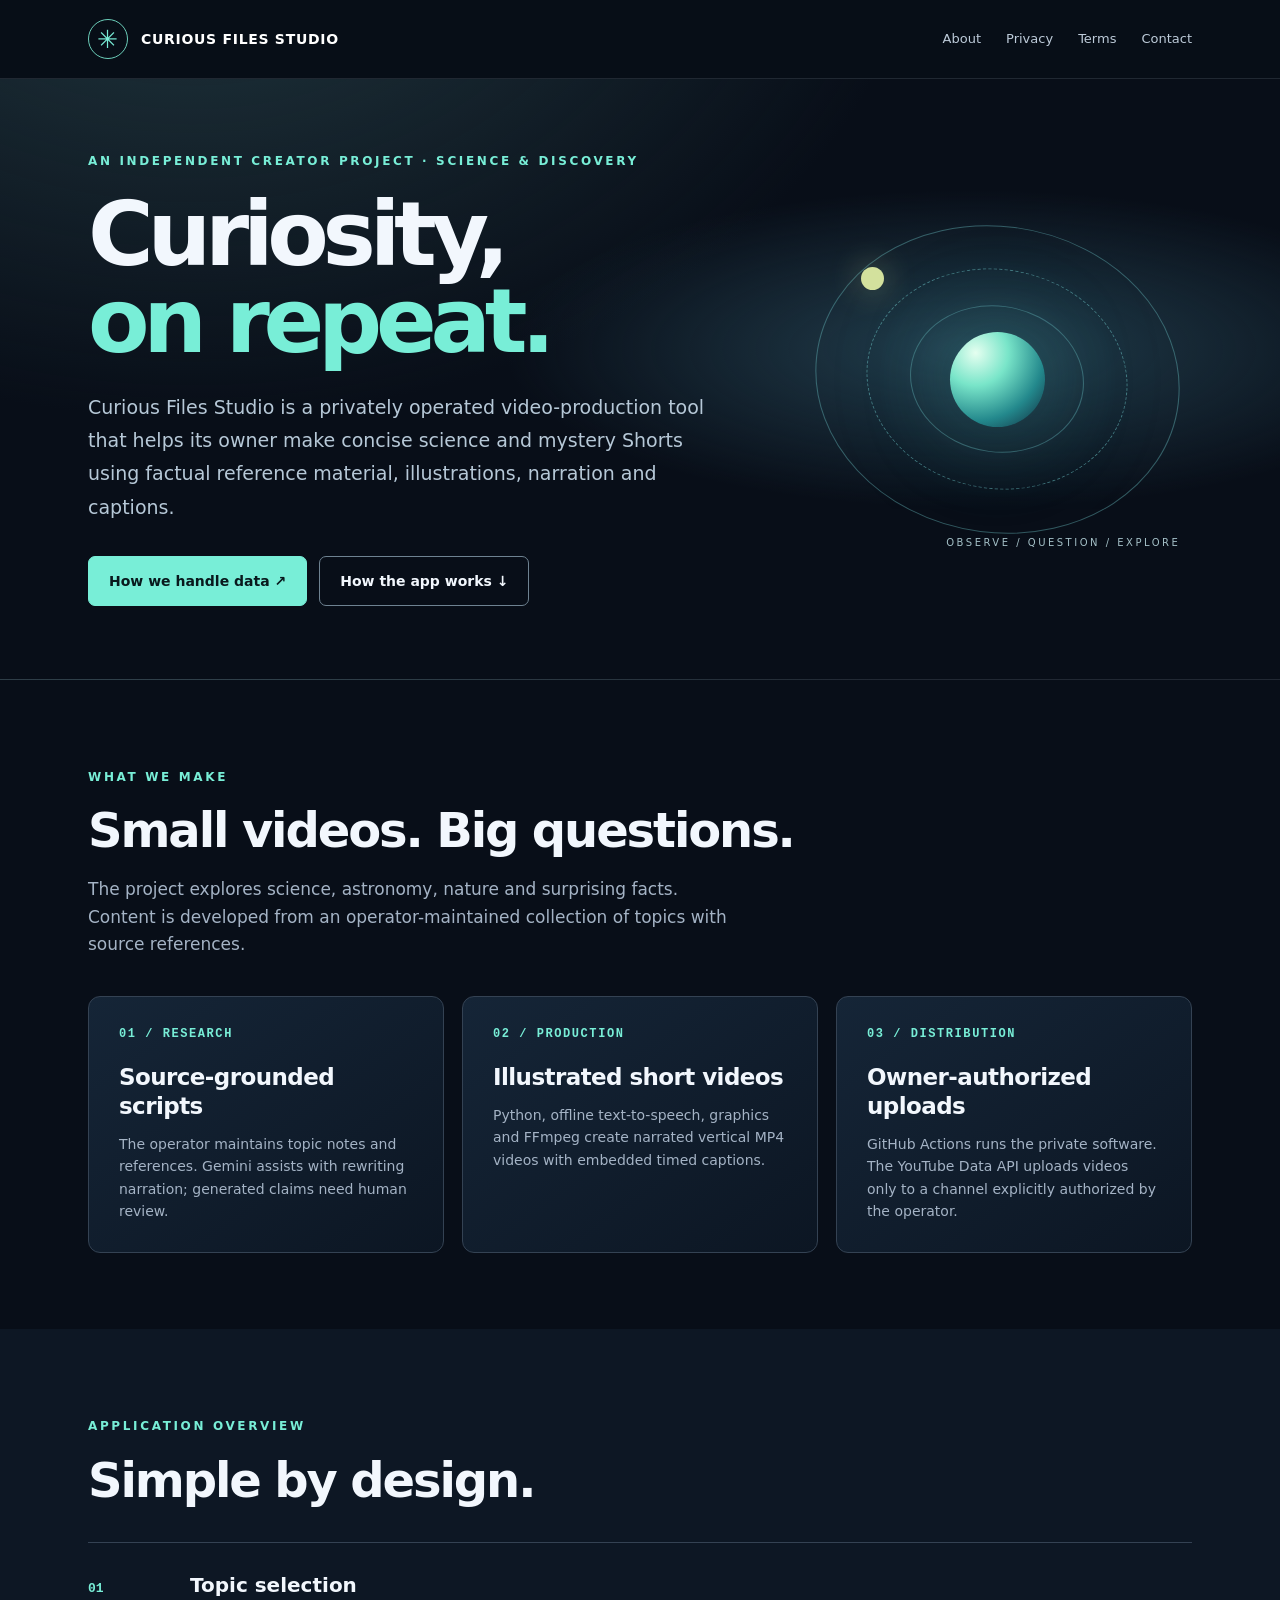
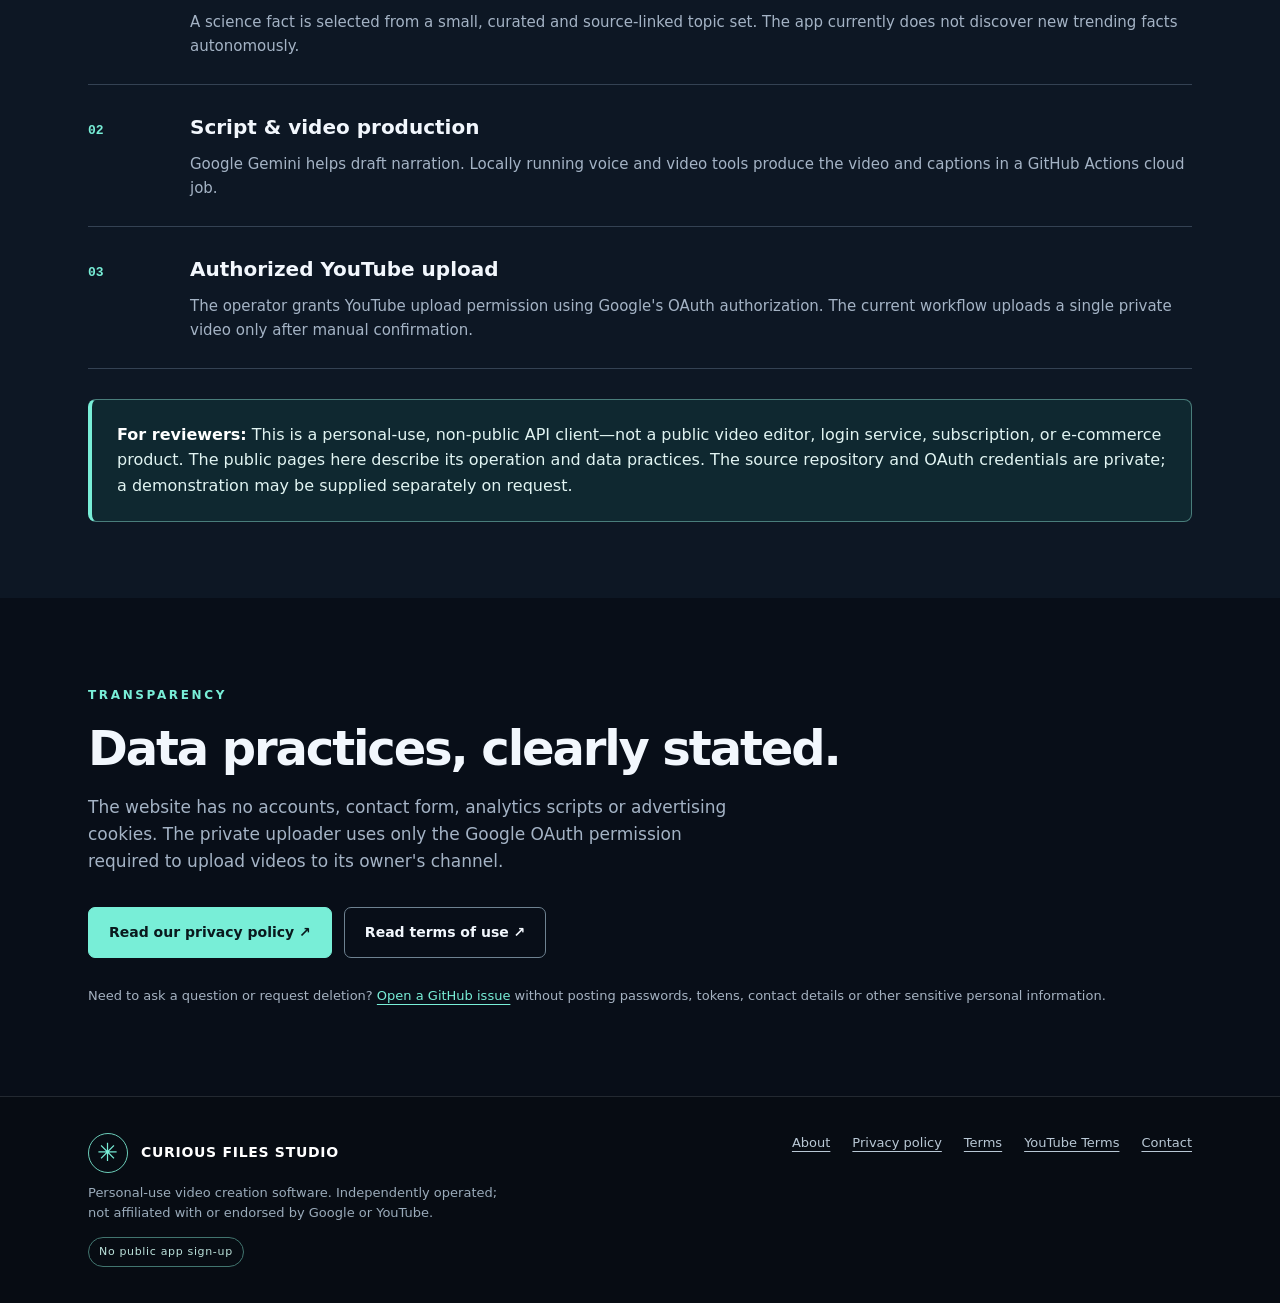
<file: index.html>
<!doctype html>
<html lang="en"><head><meta charset="utf-8"><meta name="viewport" content="width=device-width,initial-scale=1">
<title>About | Curious Files Studio</title>
<meta name="description" content="A private, independently operated science-video automation tool using original illustrations and the YouTube Data API."><meta name="robots" content="index,follow">
<meta name="theme-color" content="#080e18"><link rel="icon" type="image/svg+xml" href="assets/favicon.svg"><link rel="stylesheet" href="assets/site.css">
</head><body>
<header class="nav"><div class="wrap"><a class="brand" href="index.html"><span class="brand-mark" aria-hidden="true">✳</span>CURIOUS FILES STUDIO</a><nav class="nav-links" aria-label="Main navigation"><a href="index.html">About</a><a href="privacy.html">Privacy</a><a href="terms.html">Terms</a><a href="https://github.com/chinosann-sudo/curious-files-studio/issues" rel="noopener noreferrer">Contact</a></nav></div></header>

<main>
<section class="hero"><div class="wrap hero-grid"><div><div class="eyebrow">An independent creator project · Science &amp; discovery</div><h1>Curiosity,<br><em>on repeat.</em></h1><p class="lead">Curious Files Studio is a privately operated video-production tool that helps its owner make concise science and mystery Shorts using factual reference material, illustrations, narration and captions.</p><div class="actions"><a class="button" href="privacy.html">How we handle data ↗</a><a class="button secondary" href="#how-it-works">How the app works ↓</a></div></div><div class="orbit-shell" role="img" aria-label="A glowing planet surrounded by abstract orbital lines"><span class="ring r1"></span><span class="ring r2"></span><span class="ring r3"></span><span class="planet"></span><span class="core"></span><span class="orbit-label">OBSERVE / QUESTION / EXPLORE</span></div></div></section>
<section class="section"><div class="wrap"><p class="eyebrow">What we make</p><h2>Small videos. Big questions.</h2><p class="section-intro">The project explores science, astronomy, nature and surprising facts. Content is developed from an operator-maintained collection of topics with source references.</p><div class="cards"><div class="card"><div class="num">01 / RESEARCH</div><h3>Source-grounded scripts</h3><p>The operator maintains topic notes and references. Gemini assists with rewriting narration; generated claims need human review.</p></div><div class="card"><div class="num">02 / PRODUCTION</div><h3>Illustrated short videos</h3><p>Python, offline text-to-speech, graphics and FFmpeg create narrated vertical MP4 videos with embedded timed captions.</p></div><div class="card"><div class="num">03 / DISTRIBUTION</div><h3>Owner-authorized uploads</h3><p>GitHub Actions runs the private software. The YouTube Data API uploads videos only to a channel explicitly authorized by the operator.</p></div></div></div></section>
<section class="section alt" id="how-it-works"><div class="wrap"><p class="eyebrow">Application overview</p><h2>Simple by design.</h2><div class="steps"><div class="step"><b>01</b><div><h3>Topic selection</h3><p>A science fact is selected from a small, curated and source-linked topic set. The app currently does not discover new trending facts autonomously.</p></div></div><div class="step"><b>02</b><div><h3>Script &amp; video production</h3><p>Google Gemini helps draft narration. Locally running voice and video tools produce the video and captions in a GitHub Actions cloud job.</p></div></div><div class="step"><b>03</b><div><h3>Authorized YouTube upload</h3><p>The operator grants YouTube upload permission using Google's OAuth authorization. The current workflow uploads a single private video only after manual confirmation.</p></div></div></div><div class="notice"><strong>For reviewers:</strong> This is a personal-use, non-public API client—not a public video editor, login service, subscription, or e-commerce product. The public pages here describe its operation and data practices. The source repository and OAuth credentials are private; a demonstration may be supplied separately on request.</div></div></section>
<section class="section"><div class="wrap"><p class="eyebrow">Transparency</p><h2>Data practices, clearly stated.</h2><p class="section-intro">The website has no accounts, contact form, analytics scripts or advertising cookies. The private uploader uses only the Google OAuth permission required to upload videos to its owner's channel.</p><div class="actions"><a class="button" href="privacy.html">Read our privacy policy ↗</a><a class="button secondary" href="terms.html">Read terms of use ↗</a></div><p class="smallprint" style="margin-top:28px">Need to ask a question or request deletion? <a href="https://github.com/chinosann-sudo/curious-files-studio/issues">Open a GitHub issue</a> without posting passwords, tokens, contact details or other sensitive personal information.</p></div></section>
</main>
<footer class="footer"><div class="wrap"><div><a class="brand" href="index.html"><span class="brand-mark" aria-hidden="true">✳</span>CURIOUS FILES STUDIO</a><p>Personal-use video creation software. Independently operated; not affiliated with or endorsed by Google or YouTube.</p><span class="pill">No public app sign-up</span></div><nav class="footer-links" aria-label="Footer navigation"><a href="index.html">About</a><a href="privacy.html">Privacy policy</a><a href="terms.html">Terms</a><a href="https://www.youtube.com/t/terms">YouTube Terms</a><a href="https://github.com/chinosann-sudo/curious-files-studio/issues">Contact</a></nav></div></footer></body></html>
</file>
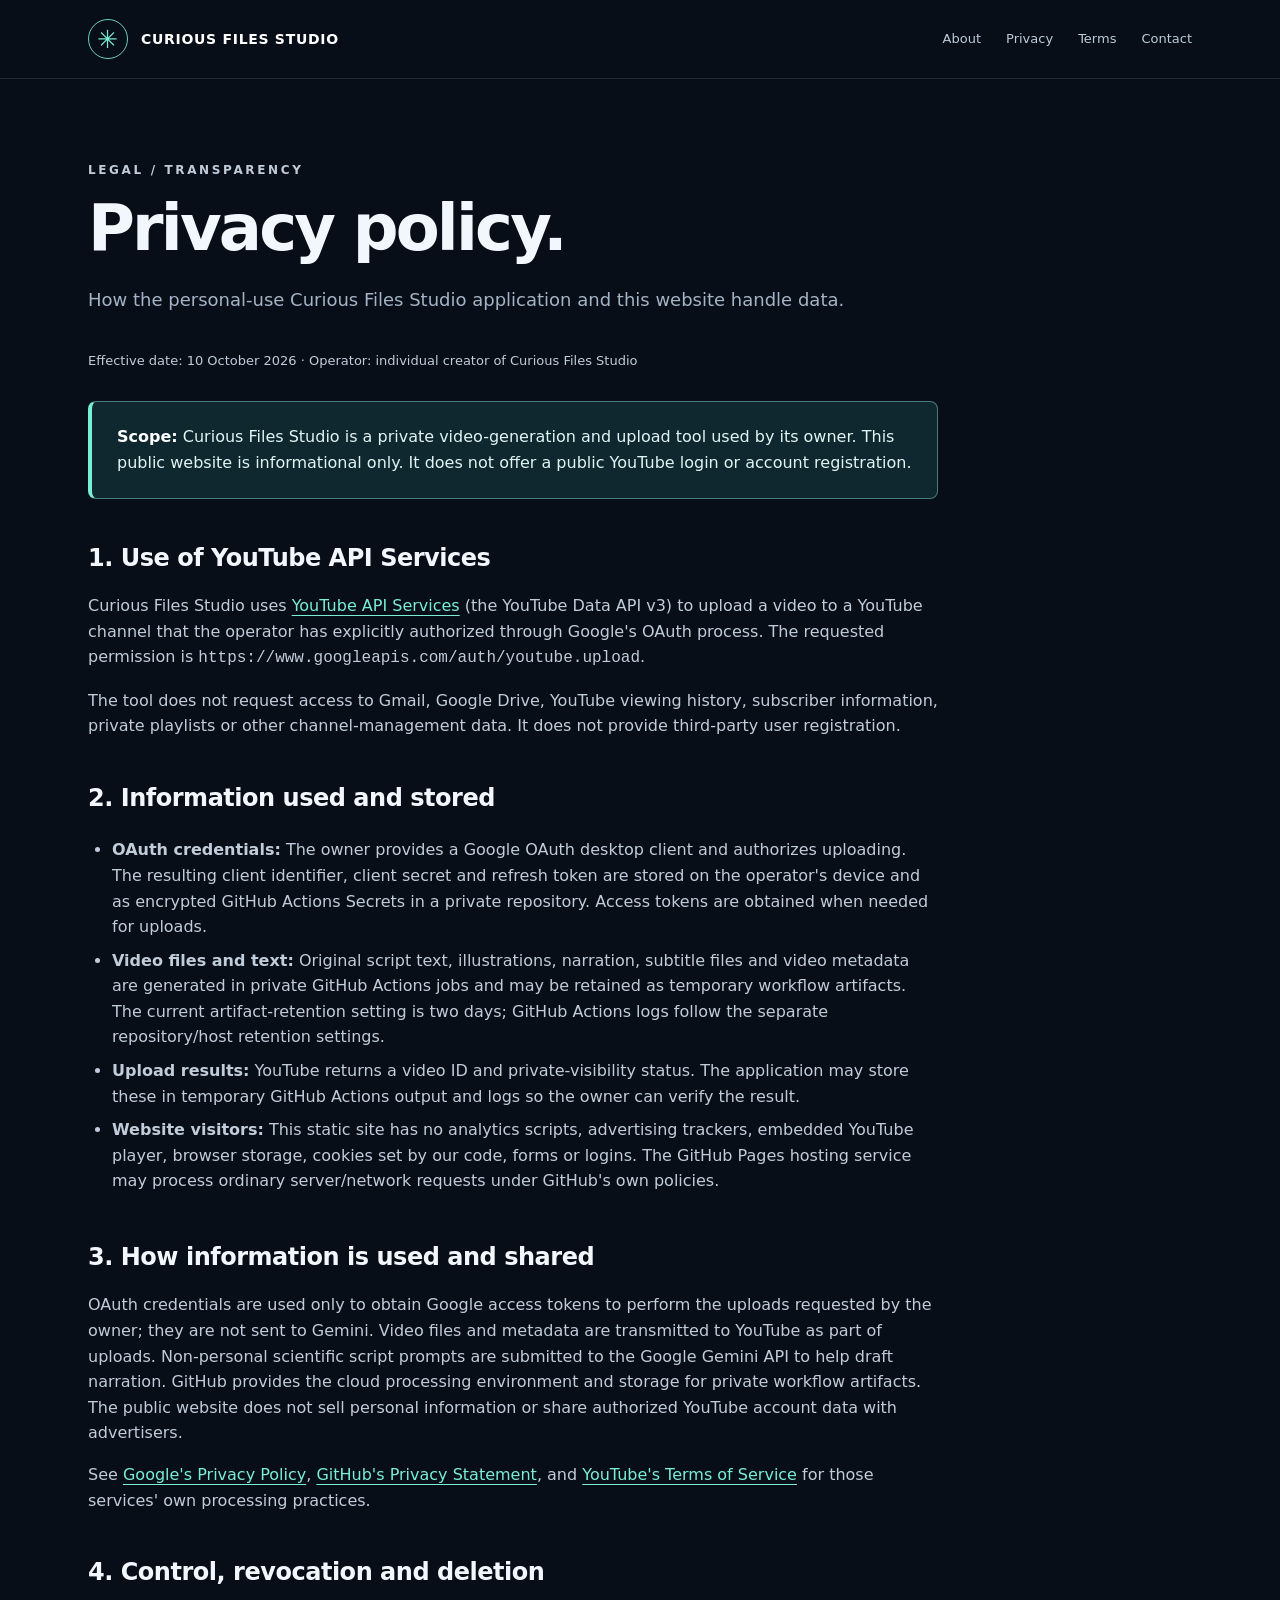
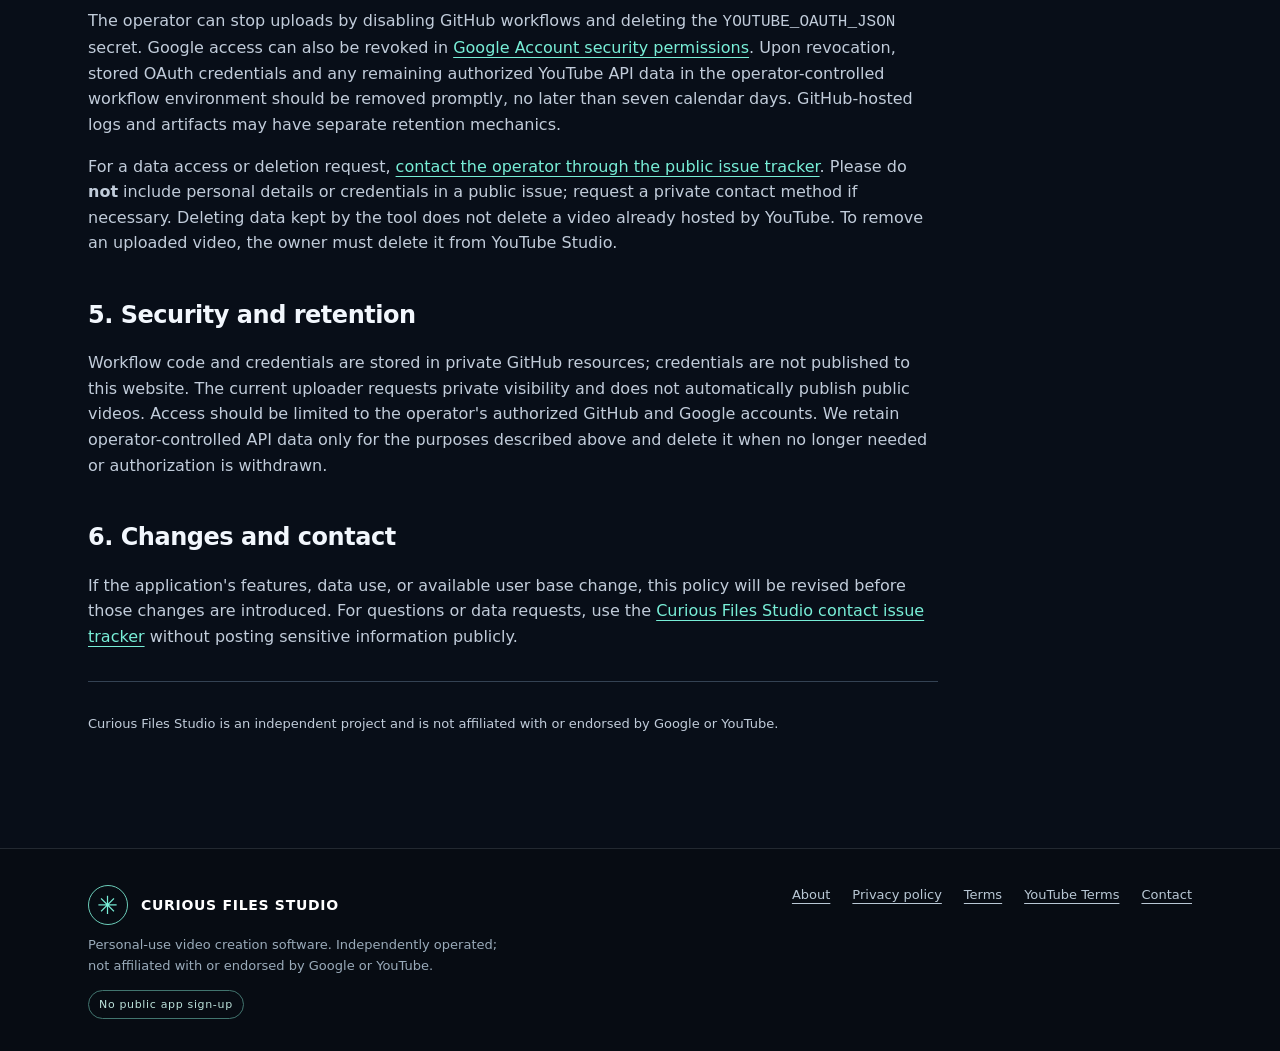
<file: privacy.html>
<!doctype html>
<html lang="en"><head><meta charset="utf-8"><meta name="viewport" content="width=device-width,initial-scale=1">
<title>Privacy Policy | Curious Files Studio</title>
<meta name="description" content="How Curious Files Studio uses YouTube API authorization, stores credentials and handles generated video metadata."><meta name="robots" content="index,follow">
<meta name="theme-color" content="#080e18"><link rel="icon" type="image/svg+xml" href="assets/favicon.svg"><link rel="stylesheet" href="assets/site.css">
</head><body>
<header class="nav"><div class="wrap"><a class="brand" href="index.html"><span class="brand-mark" aria-hidden="true">✳</span>CURIOUS FILES STUDIO</a><nav class="nav-links" aria-label="Main navigation"><a href="index.html">About</a><a href="privacy.html">Privacy</a><a href="terms.html">Terms</a><a href="https://github.com/chinosann-sudo/curious-files-studio/issues" rel="noopener noreferrer">Contact</a></nav></div></header>

<main class="page"><div class="wrap"><article><p class="eyebrow">Legal / Transparency</p><h1>Privacy policy.</h1><p class="subtitle">How the personal-use Curious Files Studio application and this website handle data.</p><p class="meta">Effective date: 10 October 2026 · Operator: individual creator of Curious Files Studio</p><div class="notice"><strong>Scope:</strong> Curious Files Studio is a private video-generation and upload tool used by its owner. This public website is informational only. It does not offer a public YouTube login or account registration.</div>
<h2>1. Use of YouTube API Services</h2><p>Curious Files Studio uses <a href="https://developers.google.com/youtube/v3">YouTube API Services</a> (the YouTube Data API v3) to upload a video to a YouTube channel that the operator has explicitly authorized through Google's OAuth process. The requested permission is <code>https://www.googleapis.com/auth/youtube.upload</code>.</p><p>The tool does not request access to Gmail, Google Drive, YouTube viewing history, subscriber information, private playlists or other channel-management data. It does not provide third-party user registration.</p>
<h2>2. Information used and stored</h2><ul><li><strong>OAuth credentials:</strong> The owner provides a Google OAuth desktop client and authorizes uploading. The resulting client identifier, client secret and refresh token are stored on the operator's device and as encrypted GitHub Actions Secrets in a private repository. Access tokens are obtained when needed for uploads.</li><li><strong>Video files and text:</strong> Original script text, illustrations, narration, subtitle files and video metadata are generated in private GitHub Actions jobs and may be retained as temporary workflow artifacts. The current artifact-retention setting is two days; GitHub Actions logs follow the separate repository/host retention settings.</li><li><strong>Upload results:</strong> YouTube returns a video ID and private-visibility status. The application may store these in temporary GitHub Actions output and logs so the owner can verify the result.</li><li><strong>Website visitors:</strong> This static site has no analytics scripts, advertising trackers, embedded YouTube player, browser storage, cookies set by our code, forms or logins. The GitHub Pages hosting service may process ordinary server/network requests under GitHub's own policies.</li></ul>
<h2>3. How information is used and shared</h2><p>OAuth credentials are used only to obtain Google access tokens to perform the uploads requested by the owner; they are not sent to Gemini. Video files and metadata are transmitted to YouTube as part of uploads. Non-personal scientific script prompts are submitted to the Google Gemini API to help draft narration. GitHub provides the cloud processing environment and storage for private workflow artifacts. The public website does not sell personal information or share authorized YouTube account data with advertisers.</p><p>See <a href="https://policies.google.com/privacy">Google's Privacy Policy</a>, <a href="https://docs.github.com/en/site-policy/privacy-policies/github-general-privacy-statement">GitHub's Privacy Statement</a>, and <a href="https://www.youtube.com/t/terms">YouTube's Terms of Service</a> for those services' own processing practices.</p>
<h2>4. Control, revocation and deletion</h2><p>The operator can stop uploads by disabling GitHub workflows and deleting the <code>YOUTUBE_OAUTH_JSON</code> secret. Google access can also be revoked in <a href="https://security.google.com/settings/security/permissions">Google Account security permissions</a>. Upon revocation, stored OAuth credentials and any remaining authorized YouTube API data in the operator-controlled workflow environment should be removed promptly, no later than seven calendar days. GitHub-hosted logs and artifacts may have separate retention mechanics.</p><p>For a data access or deletion request, <a href="https://github.com/chinosann-sudo/curious-files-studio/issues">contact the operator through the public issue tracker</a>. Please do <strong>not</strong> include personal details or credentials in a public issue; request a private contact method if necessary. Deleting data kept by the tool does not delete a video already hosted by YouTube. To remove an uploaded video, the owner must delete it from YouTube Studio.</p>
<h2>5. Security and retention</h2><p>Workflow code and credentials are stored in private GitHub resources; credentials are not published to this website. The current uploader requests private visibility and does not automatically publish public videos. Access should be limited to the operator's authorized GitHub and Google accounts. We retain operator-controlled API data only for the purposes described above and delete it when no longer needed or authorization is withdrawn.</p>
<h2>6. Changes and contact</h2><p>If the application's features, data use, or available user base change, this policy will be revised before those changes are introduced. For questions or data requests, use the <a href="https://github.com/chinosann-sudo/curious-files-studio/issues">Curious Files Studio contact issue tracker</a> without posting sensitive information publicly.</p><hr><p class="smallprint">Curious Files Studio is an independent project and is not affiliated with or endorsed by Google or YouTube.</p></article></div></main>
<footer class="footer"><div class="wrap"><div><a class="brand" href="index.html"><span class="brand-mark" aria-hidden="true">✳</span>CURIOUS FILES STUDIO</a><p>Personal-use video creation software. Independently operated; not affiliated with or endorsed by Google or YouTube.</p><span class="pill">No public app sign-up</span></div><nav class="footer-links" aria-label="Footer navigation"><a href="index.html">About</a><a href="privacy.html">Privacy policy</a><a href="terms.html">Terms</a><a href="https://www.youtube.com/t/terms">YouTube Terms</a><a href="https://github.com/chinosann-sudo/curious-files-studio/issues">Contact</a></nav></div></footer></body></html>
</file>
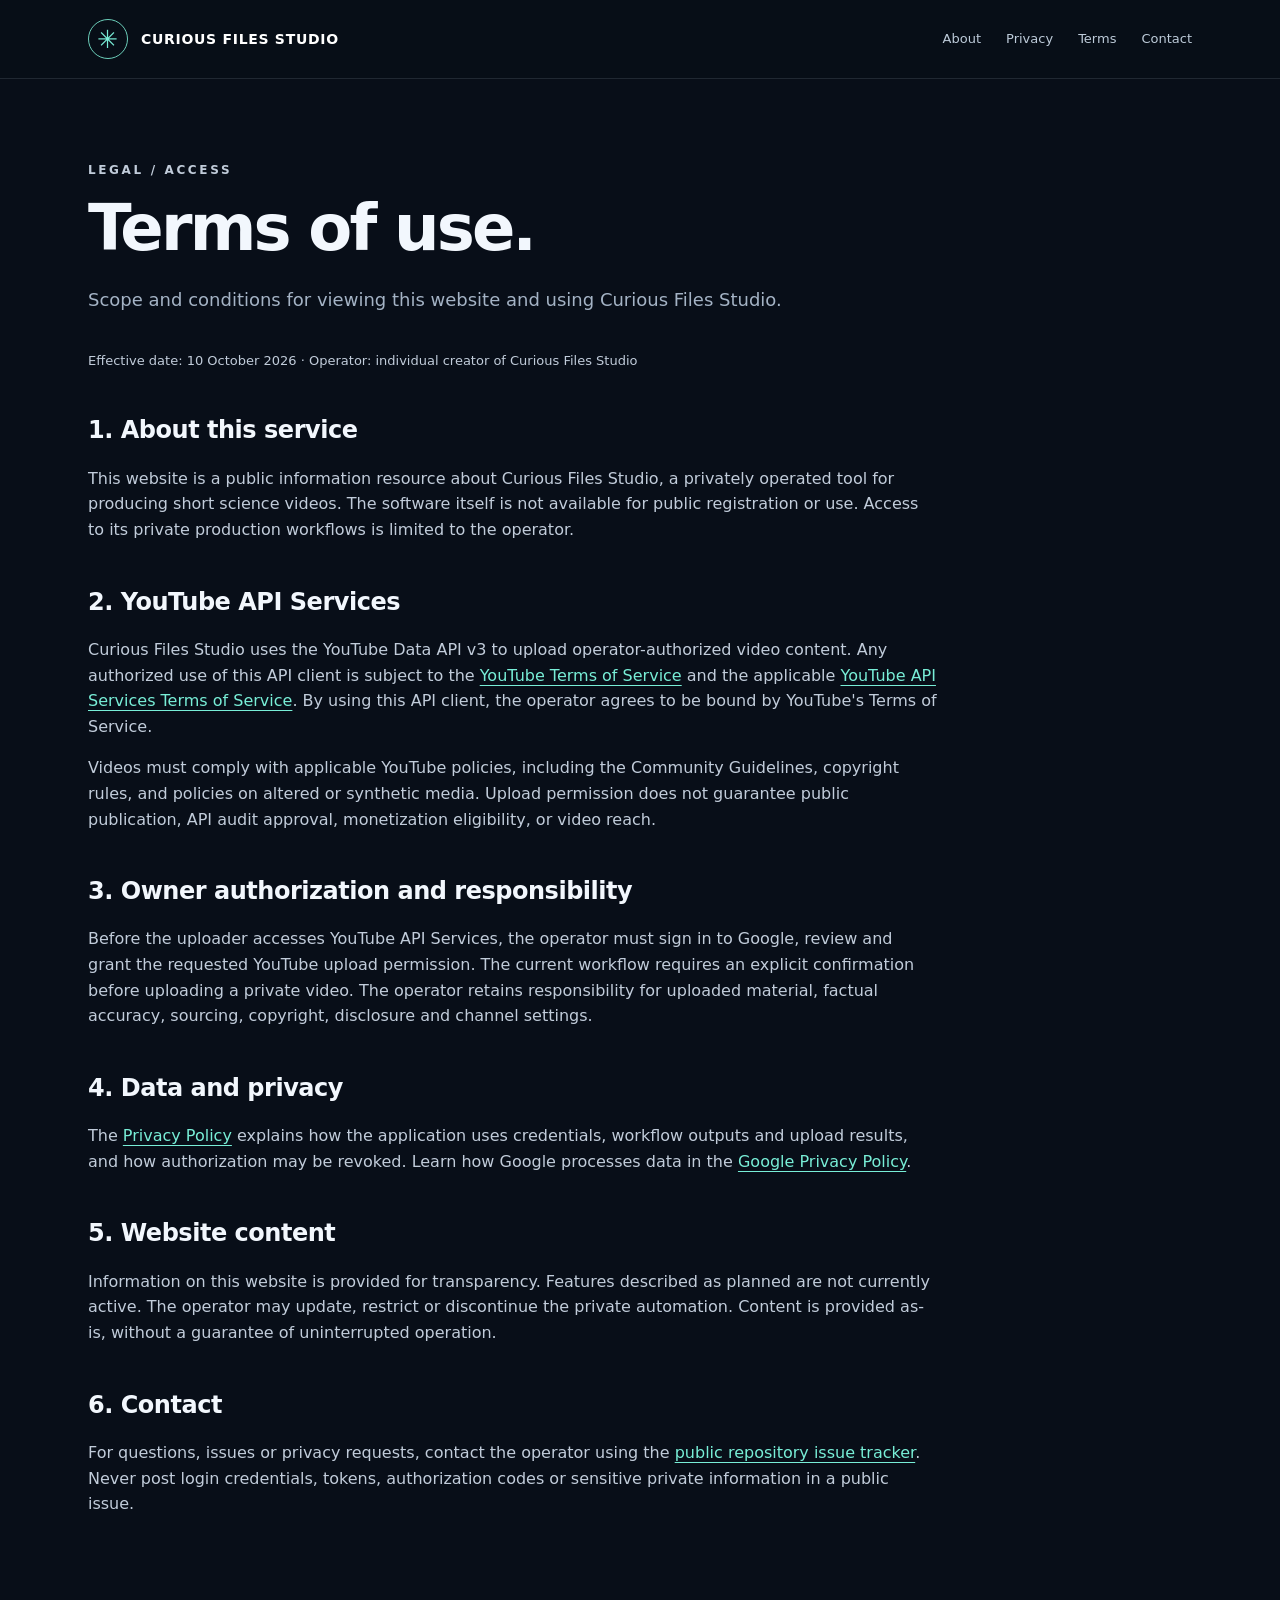
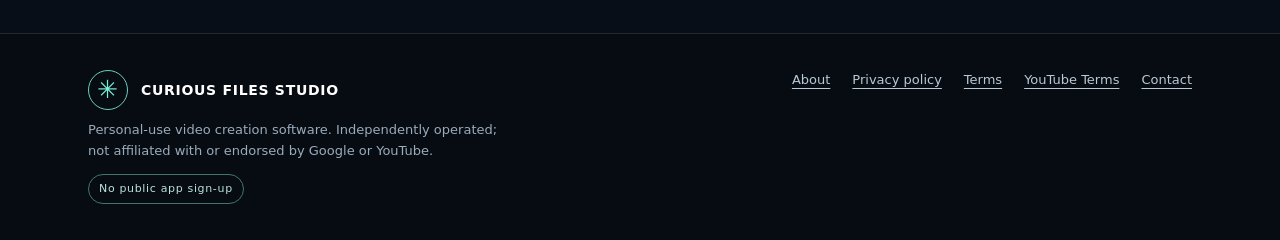
<file: terms.html>
<!doctype html>
<html lang="en"><head><meta charset="utf-8"><meta name="viewport" content="width=device-width,initial-scale=1">
<title>Terms of Use | Curious Files Studio</title>
<meta name="description" content="Terms for the Curious Files Studio informational website and private YouTube API automation."><meta name="robots" content="index,follow">
<meta name="theme-color" content="#080e18"><link rel="icon" type="image/svg+xml" href="assets/favicon.svg"><link rel="stylesheet" href="assets/site.css">
</head><body>
<header class="nav"><div class="wrap"><a class="brand" href="index.html"><span class="brand-mark" aria-hidden="true">✳</span>CURIOUS FILES STUDIO</a><nav class="nav-links" aria-label="Main navigation"><a href="index.html">About</a><a href="privacy.html">Privacy</a><a href="terms.html">Terms</a><a href="https://github.com/chinosann-sudo/curious-files-studio/issues" rel="noopener noreferrer">Contact</a></nav></div></header>

<main class="page"><div class="wrap"><article><p class="eyebrow">Legal / Access</p><h1>Terms of use.</h1><p class="subtitle">Scope and conditions for viewing this website and using Curious Files Studio.</p><p class="meta">Effective date: 10 October 2026 · Operator: individual creator of Curious Files Studio</p>
<h2>1. About this service</h2><p>This website is a public information resource about Curious Files Studio, a privately operated tool for producing short science videos. The software itself is not available for public registration or use. Access to its private production workflows is limited to the operator.</p>
<h2>2. YouTube API Services</h2><p>Curious Files Studio uses the YouTube Data API v3 to upload operator-authorized video content. Any authorized use of this API client is subject to the <a href="https://www.youtube.com/t/terms">YouTube Terms of Service</a> and the applicable <a href="https://developers.google.com/youtube/terms/api-services-terms-of-service/">YouTube API Services Terms of Service</a>. By using this API client, the operator agrees to be bound by YouTube's Terms of Service.</p><p>Videos must comply with applicable YouTube policies, including the Community Guidelines, copyright rules, and policies on altered or synthetic media. Upload permission does not guarantee public publication, API audit approval, monetization eligibility, or video reach.</p>
<h2>3. Owner authorization and responsibility</h2><p>Before the uploader accesses YouTube API Services, the operator must sign in to Google, review and grant the requested YouTube upload permission. The current workflow requires an explicit confirmation before uploading a private video. The operator retains responsibility for uploaded material, factual accuracy, sourcing, copyright, disclosure and channel settings.</p>
<h2>4. Data and privacy</h2><p>The <a href="privacy.html">Privacy Policy</a> explains how the application uses credentials, workflow outputs and upload results, and how authorization may be revoked. Learn how Google processes data in the <a href="https://policies.google.com/privacy">Google Privacy Policy</a>.</p>
<h2>5. Website content</h2><p>Information on this website is provided for transparency. Features described as planned are not currently active. The operator may update, restrict or discontinue the private automation. Content is provided as-is, without a guarantee of uninterrupted operation.</p>
<h2>6. Contact</h2><p>For questions, issues or privacy requests, contact the operator using the <a href="https://github.com/chinosann-sudo/curious-files-studio/issues">public repository issue tracker</a>. Never post login credentials, tokens, authorization codes or sensitive private information in a public issue.</p></article></div></main>
<footer class="footer"><div class="wrap"><div><a class="brand" href="index.html"><span class="brand-mark" aria-hidden="true">✳</span>CURIOUS FILES STUDIO</a><p>Personal-use video creation software. Independently operated; not affiliated with or endorsed by Google or YouTube.</p><span class="pill">No public app sign-up</span></div><nav class="footer-links" aria-label="Footer navigation"><a href="index.html">About</a><a href="privacy.html">Privacy policy</a><a href="terms.html">Terms</a><a href="https://www.youtube.com/t/terms">YouTube Terms</a><a href="https://github.com/chinosann-sudo/curious-files-studio/issues">Contact</a></nav></div></footer></body></html>
</file>
<file: assets/site.css>
:root {color-scheme:dark;--bg:#080e18;--paper:#111b2a;--paper2:#142235;--ink:#f2f7fd;--muted:#a4b3c5;--teal:#78eed7;--line:#344253;--gold:#d3e19d;--max:1160px}
*{box-sizing:border-box} html{scroll-behavior:smooth}body{margin:0;background:var(--bg);color:var(--ink);font:16px/1.6 system-ui,-apple-system,'Segoe UI',sans-serif;-webkit-font-smoothing:antialiased} a{color:var(--teal);text-underline-offset:4px}a:hover{color:#bdfcef}a:focus-visible,button:focus-visible{outline:3px solid var(--teal);outline-offset:4px} .wrap{max-width:var(--max);margin:auto;padding:0 28px}
.nav{border-bottom:1px solid rgba(212,230,246,.12);background:rgba(8,14,24,.94)}.nav .wrap{display:flex;align-items:center;justify-content:space-between;gap:30px;padding-top:19px;padding-bottom:19px}.brand{display:flex;gap:13px;align-items:center;text-decoration:none;color:white;font-weight:750;letter-spacing:.05em;font-size:14px}.brand:hover{color:white}.brand-mark{width:40px;height:40px;border:1px solid #6bcdb9;border-radius:50%;display:inline-flex;align-items:center;justify-content:center;color:var(--teal);font-size:25px;line-height:1}.nav-links{display:flex;flex-wrap:wrap;gap:25px;align-items:center}.nav-links a{font-size:13px;color:#bdcbd9;text-decoration:none}.nav-links a:hover,.nav-links a[aria-current]{color:var(--teal)}
.eyebrow{font-size:12px;letter-spacing:.22em;text-transform:uppercase;color:var(--teal);font-weight:800}.hero{position:relative;overflow:hidden;border-bottom:1px solid rgba(212,230,246,.12);background:radial-gradient(ellipse at 76% 45%,#223e4d 0,transparent 34%),radial-gradient(ellipse at 15% -35%,#233a42 0,transparent 48%),var(--bg)}.hero-grid{display:grid;grid-template-columns:minmax(0,1fr) 390px;gap:30px;align-items:center;min-height:600px;padding-top:70px;padding-bottom:70px}.hero h1{font-size:clamp(54px,7vw,104px);font-weight:760;letter-spacing:-.07em;line-height:.97;max-width:730px;margin:20px 0 26px}.hero h1 em{font-style:normal;color:var(--teal)}.lead{font-size:19px;color:#b6c8d7;max-width:620px;line-height:1.75}.actions{display:flex;gap:12px;margin-top:32px;flex-wrap:wrap}.button{display:inline-flex;gap:8px;align-items:center;justify-content:center;text-decoration:none;color:#09191d;background:var(--teal);font-weight:750;padding:13px 20px;border-radius:7px;border:1px solid var(--teal);font-size:14px}.button:hover{color:#09191d;background:#c8fff1}.button.secondary{background:transparent;border:1px solid #6e8291;color:var(--ink)}.button.secondary:hover{color:var(--teal);border-color:var(--teal)}.orbit-shell{min-height:400px;display:flex;align-items:center;justify-content:center;position:relative}.ring{border:1px solid #5eabaf;border-radius:50%;position:absolute;transform:rotate(-33deg) skew(10deg)}.ring.r1{width:335px;height:335px;opacity:.47}.ring.r2{width:240px;height:240px;opacity:.6;border-style:dashed}.ring.r3{width:160px;height:160px;opacity:.44}.core{width:95px;height:95px;border-radius:50%;background:radial-gradient(circle at 27% 22%,#e5fff0,#79e5c9 32%,#23888c 67%,#102438);box-shadow:0 0 95px #4cd8d94a,0 0 170px #4cd8d922}.planet{position:absolute;left:15%;top:22%;width:23px;height:23px;border-radius:50%;background:var(--gold);box-shadow:0 0 32px #d3e19d70}.orbit-label{font-size:10px;letter-spacing:.25em;color:#a4c0c7;position:absolute;right:3%;bottom:7%}
.section{padding:76px 0}.section.alt{background:#0d1724}.section h2,.page h1{letter-spacing:-.044em;line-height:1.15;font-weight:760}.section h2{font-size:clamp(32px,4vw,48px);margin:16px 0 18px}.section-intro{color:var(--muted);max-width:640px;font-size:17px}.cards{display:grid;grid-template-columns:repeat(3,minmax(0,1fr));gap:18px;margin-top:38px}.card{border:1px solid var(--line);border-radius:12px;background:linear-gradient(145deg,#152537,#0c1623);padding:30px;min-height:230px}.card .num{font:700 12px/1.2 monospace;color:var(--teal);letter-spacing:.13em}.card h3{font-size:23px;line-height:1.25;letter-spacing:-.025em;margin:22px 0 12px}.card p{font-size:14px;color:var(--muted);margin:0}.steps{margin-top:34px;border-top:1px solid var(--line)}.step{display:grid;grid-template-columns:90px minmax(0,1fr);gap:12px;align-items:baseline;border-bottom:1px solid var(--line);padding:26px 0}.step b{font:700 13px monospace;color:var(--teal)}.step h3{display:inline;font-size:20px;margin:0}.step p{color:var(--muted);margin:9px 0 0;font-size:15px}.notice{border:1px solid #497d7b;border-left:4px solid var(--teal);background:#0f2830;padding:22px 25px;border-radius:8px;margin-top:30px;color:#e1f4f2}.notice strong{color:white}.page{padding:70px 0 100px}.page article{max-width:850px}.page h1{font-size:clamp(40px,5vw,66px);margin:12px 0 20px}.page .subtitle{font-size:18px;color:var(--muted);margin:0 0 36px}.page h2{font-size:24px;margin:40px 0 10px;letter-spacing:-.02em}.page h3{font-size:18px;margin-top:23px}.page p,.page li{color:#c1ccda;overflow-wrap:anywhere}.page code{overflow-wrap:anywhere;word-break:break-word}.page ul{padding-left:24px}.page li{padding:4px 0}.page hr{border:none;border-top:1px solid var(--line);margin:32px 0}.meta{color:var(--muted);font-size:13px}.smallprint{font-size:13px;color:#a5b2c1}.footer{background:#070c13;border-top:1px solid rgba(221,235,247,.13);padding:36px 0}.footer .wrap{display:flex;justify-content:space-between;align-items:start;gap:20px}.footer p{color:#9aabba;font-size:13px;max-width:420px;margin:10px 0 0}.footer-links{display:flex;flex-wrap:wrap;gap:22px}.footer-links a{color:#b9c8d5;font-size:13px}.pill{display:inline-flex;padding:5px 10px;color:#bce2db;border:1px solid #42756f;border-radius:100px;font-size:11px;letter-spacing:.06em;margin-top:13px}
@media(max-width:850px){.hero-grid{grid-template-columns:1fr;min-height:auto;padding-top:65px;padding-bottom:40px}.orbit-shell{min-height:250px}.ring.r1{width:220px;height:220px}.ring.r2{width:175px;height:175px}.ring.r3{width:125px;height:125px}.core{width:70px;height:70px}.cards{grid-template-columns:1fr}.step{grid-template-columns:60px minmax(0,1fr)}.section{padding:60px 0}}
@media(max-width:540px){.wrap{padding:0 18px}.nav .wrap{flex-direction:column;align-items:flex-start;gap:14px;padding-top:14px;padding-bottom:16px}.nav-links{gap:15px}.hero h1{font-size:clamp(50px,12vw,80px)}.hero-grid{gap:5px}.lead{font-size:17px}.actions{flex-direction:column;align-items:stretch}.orbit-shell{min-height:230px}.footer .wrap{flex-direction:column}.footer-links{gap:14px}}
</file>
